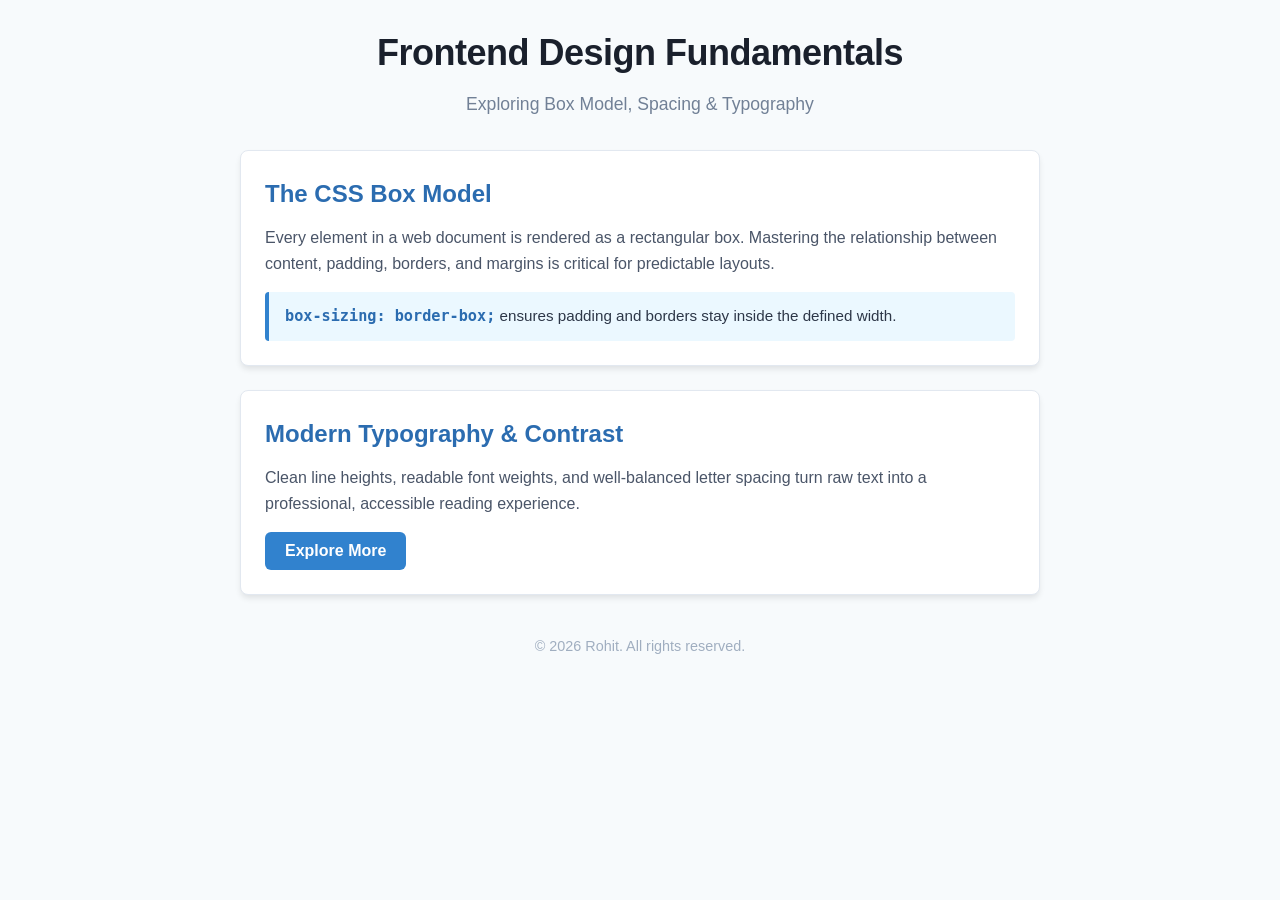
<file: Day-03-CSS-Basics/index.html>
<!DOCTYPE html>
<html lang="en">
<head>
    <meta charset="UTF-8">
    <meta name="viewport" content="width=device-width, initial-scale=1.0">
    <title>Day 03 - CSS Box Model & Typography</title>
    <link rel="stylesheet" href="style.css">
</head>
<body>

    <header class="main-header">
        <h1>Frontend Design Fundamentals</h1>
        <p class="subtitle">Exploring Box Model, Spacing & Typography</p>
    </header>

    <main class="container">
        <section class="card">
            <h2>The CSS Box Model</h2>
            <p>Every element in a web document is rendered as a rectangular box. Mastering the relationship between content, padding, borders, and margins is critical for predictable layouts.</p>
            <div class="highlight-box">
                <code>box-sizing: border-box;</code> ensures padding and borders stay inside the defined width.
            </div>
        </section>

        <section class="card secondary-card">
            <h2>Modern Typography & Contrast</h2>
            <p>Clean line heights, readable font weights, and well-balanced letter spacing turn raw text into a professional, accessible reading experience.</p>
            <button class="action-btn">Explore More</button>
        </section>
    </main>

    <footer class="main-footer">
        <p>&copy; 2026 Rohit. All rights reserved.</p>
    </footer>

</body>
</html>
</file>
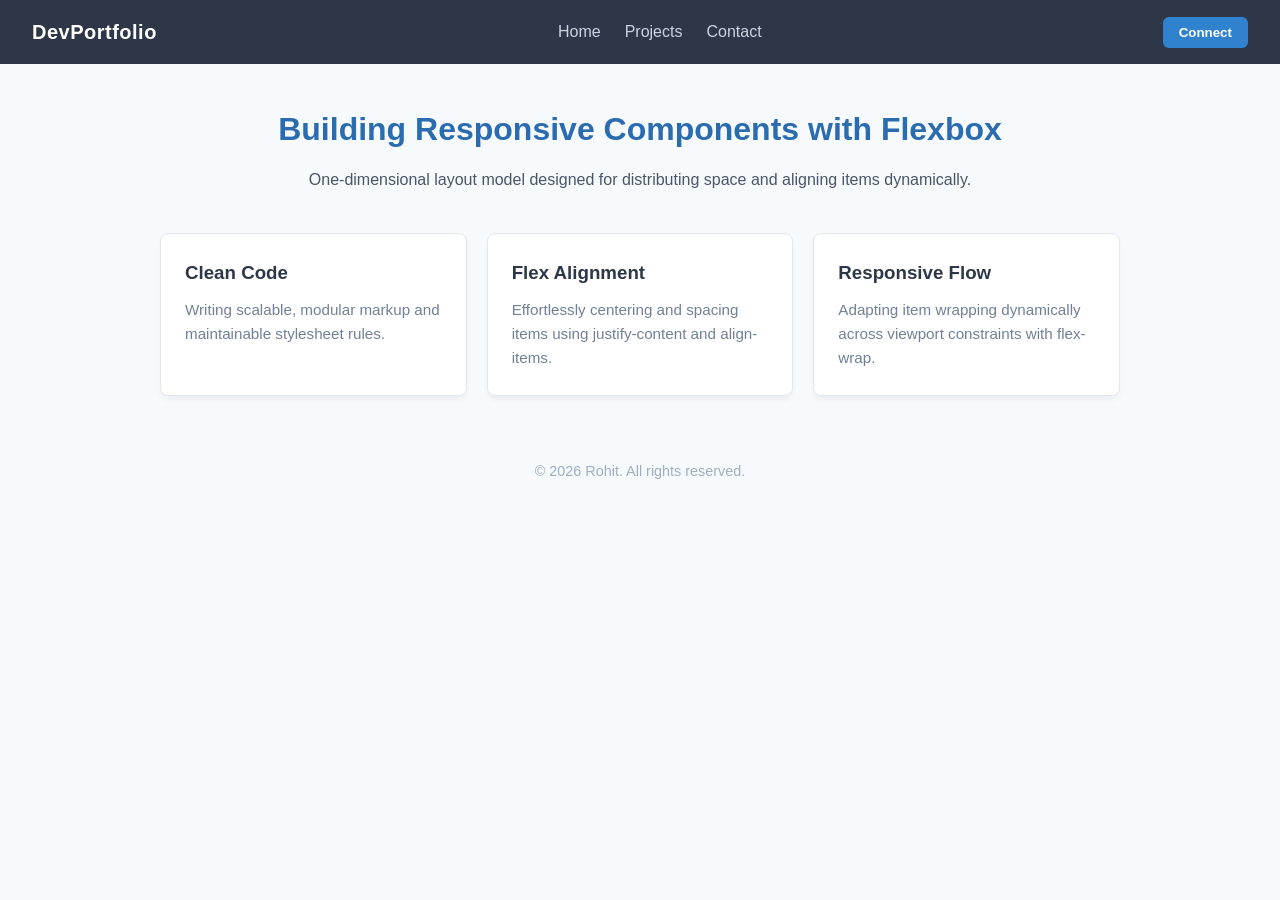
<file: Day-04-Flexbox/index.html>
<!DOCTYPE html>
<html lang="en">
<head>
    <meta charset="UTF-8">
    <meta name="viewport" content="width=device-width, initial-scale=1.0">
    <title>Day 04 - CSS Flexbox Layouts</title>
    <link rel="stylesheet" href="style.css">
</head>
<body>

    <header class="navbar">
        <div class="logo">DevPortfolio</div>
        <nav>
            <ul class="nav-links">
                <li><a href="#home">Home</a></li>
                <li><a href="#projects">Projects</a></li>
                <li><a href="#contact">Contact</a></li>
            </ul>
        </nav>
        <button class="cta-btn">Connect</button>
    </header>

    <main class="content-container">
        <section class="hero-section">
            <h2>Building Responsive Components with Flexbox</h2>
            <p>One-dimensional layout model designed for distributing space and aligning items dynamically.</p>
        </section>

        <section class="cards-wrapper">
            <div class="card">
                <h3>Clean Code</h3>
                <p>Writing scalable, modular markup and maintainable stylesheet rules.</p>
            </div>
            <div class="card">
                <h3>Flex Alignment</h3>
                <p>Effortlessly centering and spacing items using justify-content and align-items.</p>
            </div>
            <div class="card">
                <h3>Responsive Flow</h3>
                <p>Adapting item wrapping dynamically across viewport constraints with flex-wrap.</p>
            </div>
        </section>
    </main>

    
    <footer class="footer">
        <p>&copy; 2026 Rohit. All rights reserved.</p>
    </footer>

</body>
</html>
</file>
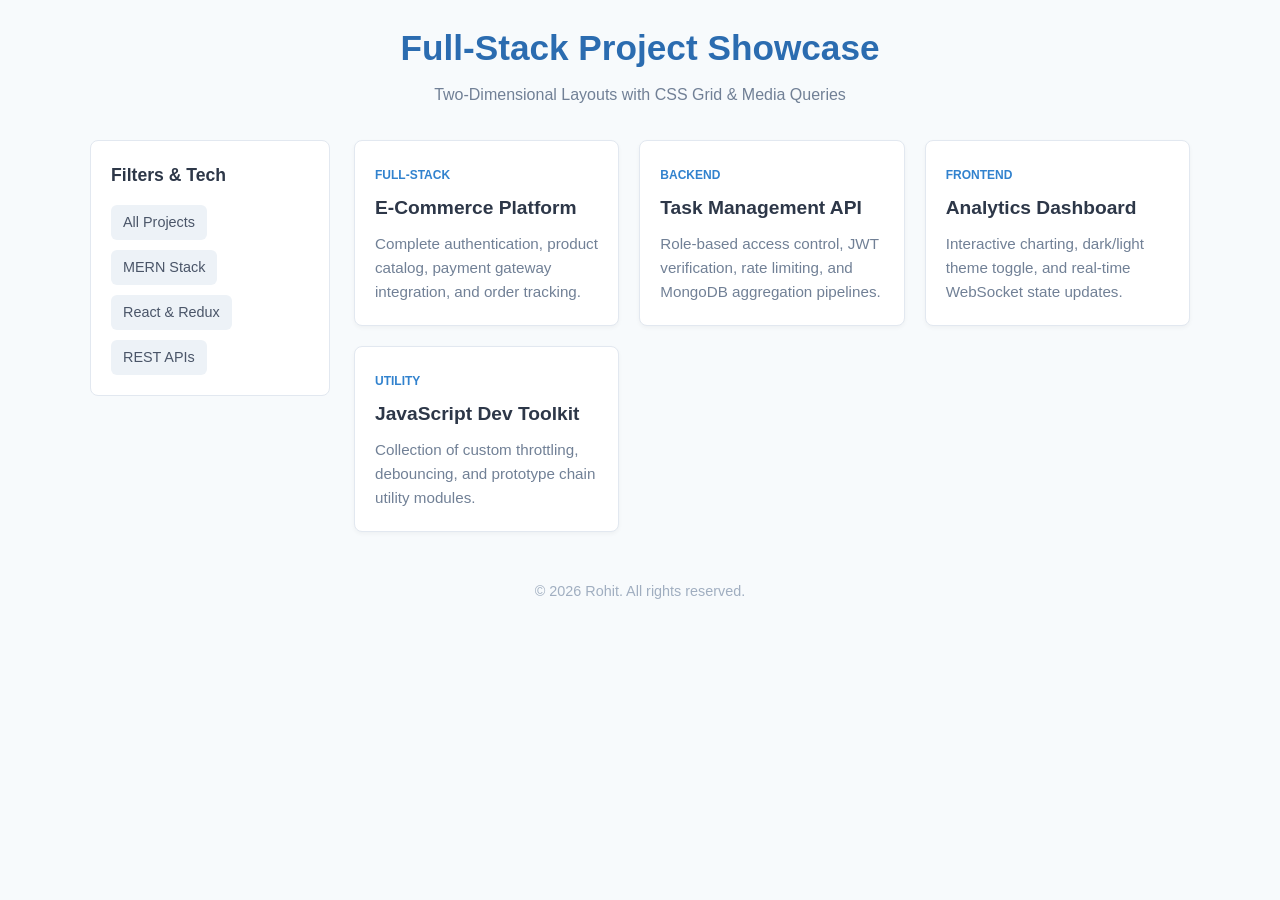
<file: Day-05-Grid-Responsive/index.html>
<!DOCTYPE html>
<html lang="en">
<head>
    <meta charset="UTF-8">
    <meta name="viewport" content="width=device-width, initial-scale=1.0">
    <title>Day 05 - CSS Grid & Responsive Design</title>
    <link rel="stylesheet" href="style.css">
</head>
<body>

    <header class="page-header">
        <h1>Full-Stack Project Showcase</h1>
        <p class="subtitle">Two-Dimensional Layouts with CSS Grid & Media Queries</p>
    </header>

    <main class="dashboard-wrapper">
        <aside class="sidebar">
            <h3>Filters & Tech</h3>
            <ul class="filter-list">
                <li><span class="badge">All Projects</span></li>
                <li><span class="badge">MERN Stack</span></li>
                <li><span class="badge">React & Redux</span></li>
                <li><span class="badge">REST APIs</span></li>
            </ul>
        </aside>

        <section class="gallery-container">
            <div class="grid-card">
                <div class="card-tag">Full-Stack</div>
                <h4>E-Commerce Platform</h4>
                <p>Complete authentication, product catalog, payment gateway integration, and order tracking.</p>
            </div>
            <div class="grid-card">
                <div class="card-tag">Backend</div>
                <h4>Task Management API</h4>
                <p>Role-based access control, JWT verification, rate limiting, and MongoDB aggregation pipelines.</p>
            </div>
            <div class="grid-card">
                <div class="card-tag">Frontend</div>
                <h4>Analytics Dashboard</h4>
                <p>Interactive charting, dark/light theme toggle, and real-time WebSocket state updates.</p>
            </div>
            <div class="grid-card">
                <div class="card-tag">Utility</div>
                <h4>JavaScript Dev Toolkit</h4>
                <p>Collection of custom throttling, debouncing, and prototype chain utility modules.</p>
            </div>
        </section>
    </main>

    <footer class="page-footer">
        <p>&copy; 2026 Rohit. All rights reserved.</p>
    </footer>

</body>
</html>
</file>
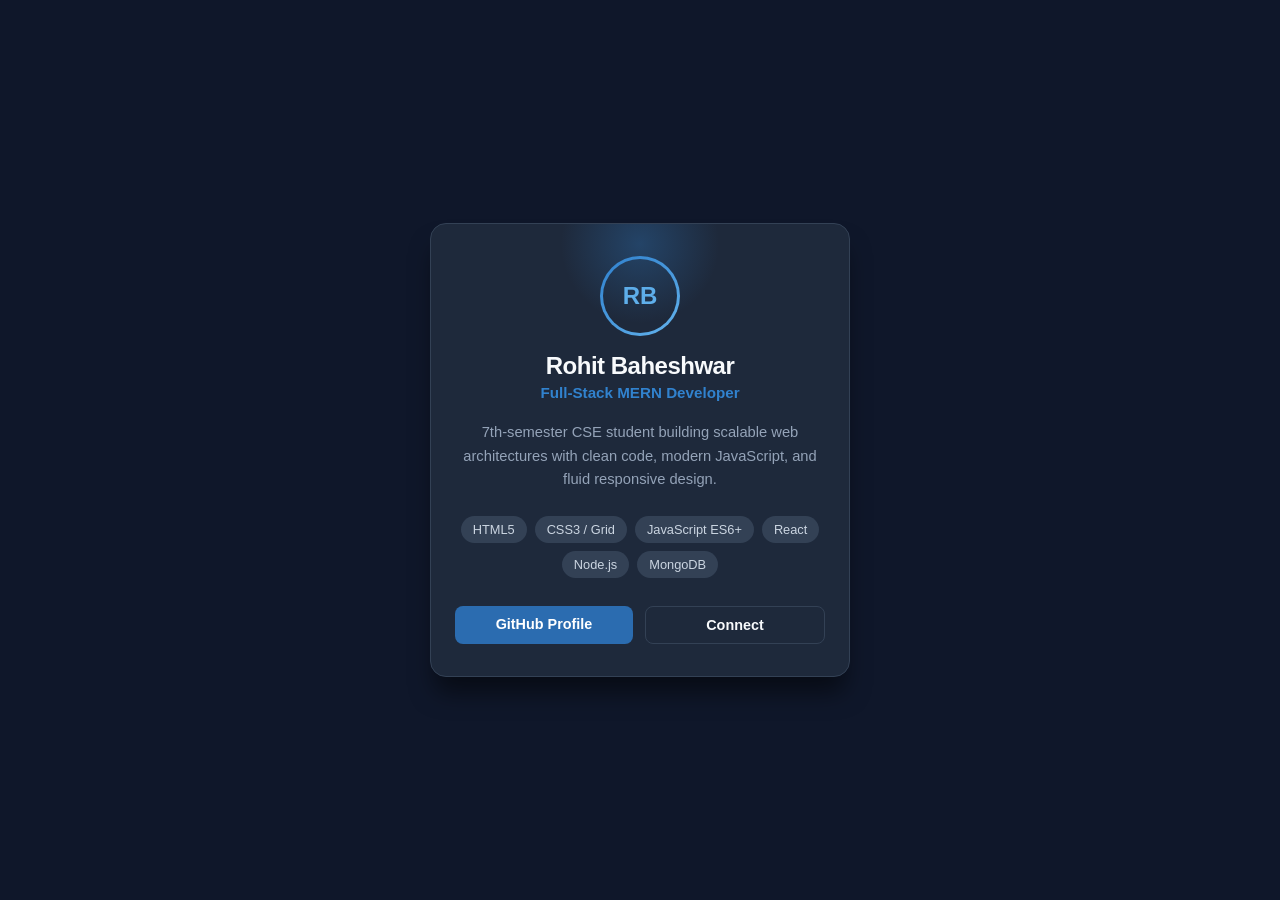
<file: Day-06-Capstone/index.html>
<!DOCTYPE html>
<html lang="en">
<head>
    <meta charset="UTF-8">
    <meta name="viewport" content="width=device-width, initial-scale=1.0">
    <title>Day 06 - CSS Variables, Animations & Capstone Card</title>
    <link rel="stylesheet" href="style.css">
</head>
<body>

    <main class="page-container">
        <article class="profile-card">
            <div class="card-glow"></div>
            
            <header class="card-header">
                <div class="avatar-ring">
                    <div class="avatar-placeholder">RB</div>
                </div>
                <h1 class="dev-name">Rohit Baheshwar</h1>
                <p class="dev-role">Full-Stack MERN Developer</p>
            </header>

            <section class="card-body">
                <p class="bio">
                    7th-semester CSE student building scalable web architectures with clean code, modern JavaScript, and fluid responsive design.
                </p>

                <div class="skills-wrapper">
                    <span class="skill-pill">HTML5</span>
                    <span class="skill-pill">CSS3 / Grid</span>
                    <span class="skill-pill">JavaScript ES6+</span>
                    <span class="skill-pill">React</span>
                    <span class="skill-pill">Node.js</span>
                    <span class="skill-pill">MongoDB</span>
                </div>
            </section>

            <footer class="card-footer">
                <a href="https://github.com/roh155" target="_blank" class="btn btn-primary">GitHub Profile</a>
                <button class="btn btn-secondary">Connect</button>
            </footer>
        </article>
    </main>

</body>
</html>
</file>
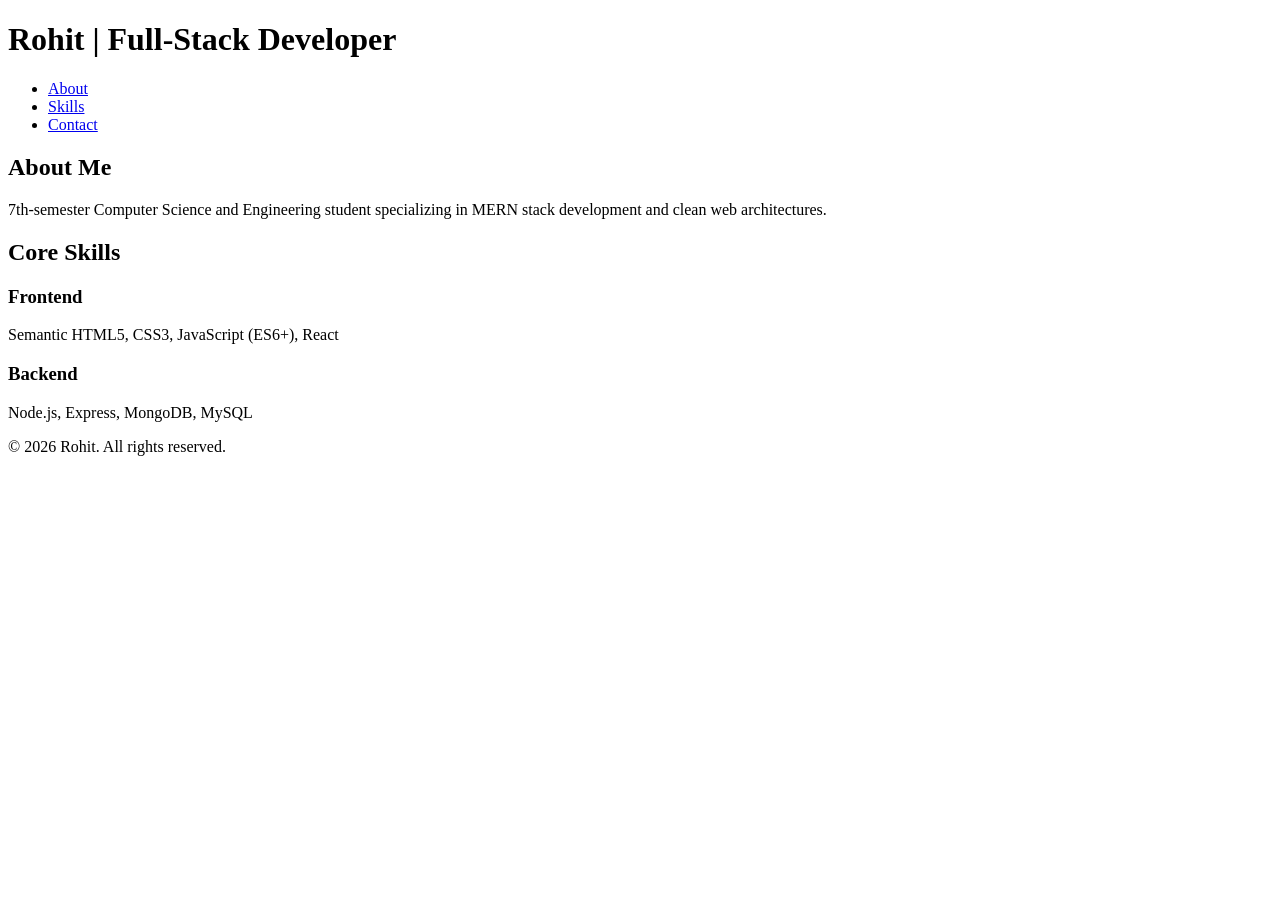
<file: day1.html>
<!DOCTYPE html>
<html lang="en">
<head>
    <meta charset="UTF-8">
    <meta name="viewport" content="width=device-width, initial-scale=1.0">
    <title>Day 01 - Semantic HTML5 Architecture</title>
</head>
<body>

    <header>
        <h1>Rohit | Full-Stack Developer</h1>
        <nav>
            <ul>
                <li><a href="#about">About</a></li>
                <li><a href="#skills">Skills</a></li>
                <li><a href="#contact">Contact</a></li>
            </ul>
        </nav>
    </header>

    <main>
        <section id="about">
            <h2>About Me</h2>
            <p>7th-semester Computer Science and Engineering student specializing in MERN stack development and clean web architectures.</p>
        </section>

        <section id="skills">
            <h2>Core Skills</h2>
            <article>
                <h3>Frontend</h3>
                <p>Semantic HTML5, CSS3, JavaScript (ES6+), React</p>
            </article>
            <article>
                <h3>Backend</h3>
                <p>Node.js, Express, MongoDB, MySQL</p>
            </article>
        </section>
    </main>

    <footer>
        <p>&copy; 2026 Rohit. All rights reserved.</p>
    </footer>

</body>
</html>
</file>
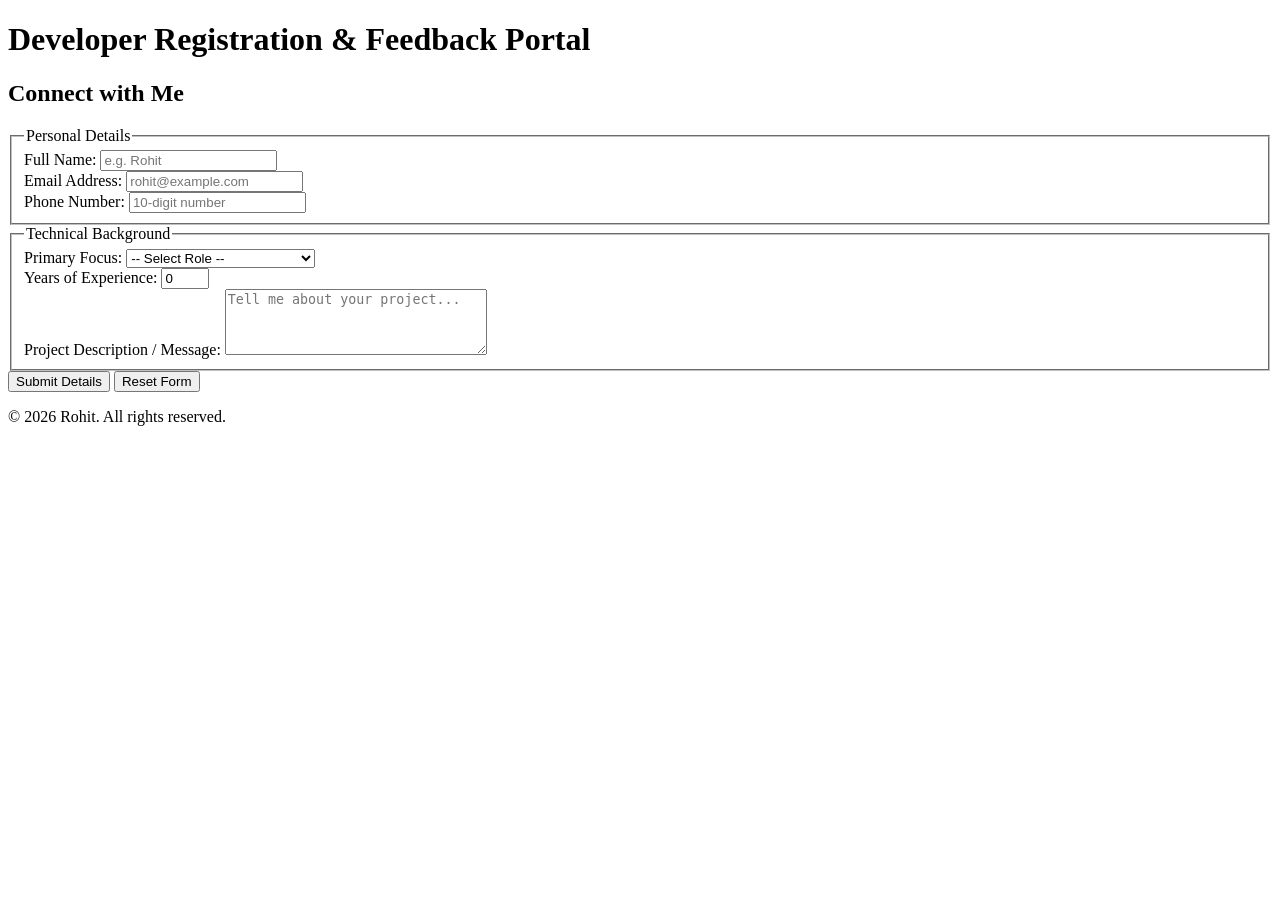
<file: day2.html>
<!DOCTYPE html>
<html lang="en">
<head>
    <meta charset="UTF-8">
    <meta name="viewport" content="width=device-width, initial-scale=1.0">
    <title>Day 02 - HTML5 Forms and Validations</title>
</head>
<body>

    <header>
        <h1>Developer Registration & Feedback Portal</h1>
    </header>

    <main>
        <section>
            <h2>Connect with Me</h2>
            <form action="#" method="POST">
                <fieldset>
                    <legend>Personal Details</legend>

                    <div>
                        <label for="fullName">Full Name:</label>
                        <input type="text" id="fullName" name="fullName" placeholder="e.g. Rohit" required minlength="3">
                    </div>

                    <div>
                        <label for="email">Email Address:</label>
                        <input type="email" id="email" name="email" placeholder="rohit@example.com" required>
                    </div>

                    <div>
                        <label for="phone">Phone Number:</label>
                        <input type="tel" id="phone" name="phone" pattern="[0-9]{10}" placeholder="10-digit number">
                    </div>
                </fieldset>

                <fieldset>
                    <legend>Technical Background</legend>

                    <div>
                        <label for="role">Primary Focus:</label>
                        <select id="role" name="role" required>
                            <option value="">-- Select Role --</option>
                            <option value="frontend">Frontend Developer</option>
                            <option value="backend">Backend Developer</option>
                            <option value="fullstack">Full-Stack MERN Developer</option>
                        </select>
                    </div>

                    <div>
                        <label for="experience">Years of Experience:</label>
                        <input type="number" id="experience" name="experience" min="0" max="20" value="0">
                    </div>

                    <div>
                        <label for="message">Project Description / Message:</label>
                        <textarea id="message" name="message" rows="4" cols="30" placeholder="Tell me about your project..."></textarea>
                    </div>
                </fieldset>

                <button type="submit">Submit Details</button>
                <button type="reset">Reset Form</button>
            </form>
        </section>
    </main>

    <footer>
        <p>&copy; 2026 Rohit. All rights reserved.</p>
    </footer>

</body>
</html>
</file>
<file: Day-03-CSS-Basics/style.css>
* {
    margin: 0;
    padding: 0;
    box-sizing: border-box;
}

body {
    font-family: 'Segoe UI', Tahoma, Geneva, Verdana, sans-serif;
    line-height: 1.6;
    color: #2d3748;
    background-color: #f7fafc;
    padding: 24px;
}

.main-header {
    text-align: center;
    margin-bottom: 32px;
}

.main-header h1 {
    font-size: 2.25rem;
    font-weight: 700;
    color: #1a202c;
    letter-spacing: -0.5px;
}

.subtitle {
    font-size: 1.1rem;
    color: #718096;
    margin-top: 8px;
}

.container {
    max-width: 800px;
    margin: 0 auto;
}

.card {
    background: #ffffff;
    border: 1px solid #e2e8f0;
    border-radius: 8px;
    padding: 24px;
    margin-bottom: 24px;
    box-shadow: 0 4px 6px -1px rgba(0, 0, 0, 0.1);
}

.card h2 {
    font-size: 1.5rem;
    color: #2b6cb0;
    margin-bottom: 12px;
}

.card p {
    font-size: 1rem;
    color: #4a5568;
    margin-bottom: 16px;
}

.highlight-box {
    background-color: #ebf8ff;
    border-left: 4px solid #3182ce;
    padding: 12px 16px;
    border-radius: 4px;
    font-size: 0.95rem;
}

.highlight-box code {
    font-weight: 600;
    color: #2b6cb0;
}

.action-btn {
    background-color: #3182ce;
    color: #ffffff;
    border: none;
    padding: 10px 20px;
    font-size: 1rem;
    font-weight: 600;
    border-radius: 6px;
    cursor: pointer;
}

.action-btn:hover {
    background-color: #2b6cb0;
}

.main-footer {
    text-align: center;
    margin-top: 40px;
    font-size: 0.9rem;
    color: #a0aec0;
}
</file>
<file: Day-04-Flexbox/style.css>
* {
    margin: 0;
    padding: 0;
    box-sizing: border-box;
}

body {
    font-family: 'Segoe UI', Tahoma, Geneva, Verdana, sans-serif;
    line-height: 1.6;
    color: #1a202c;
    background-color: #f7fafc;
}

.navbar {
    display: flex;
    justify-content: space-between;
    align-items: center;
    background-color: #2d3748;
    padding: 16px 32px;
    color: #ffffff;
}

.logo {
    font-size: 1.25rem;
    font-weight: 700;
    letter-spacing: 0.5px;
}

.nav-links {
    display: flex;
    list-style: none;
    gap: 24px;
}

.nav-links a {
    color: #cbd5e0;
    text-decoration: none;
    font-weight: 500;
}

.nav-links a:hover {
    color: #ffffff;
}

.cta-btn {
    background-color: #3182ce;
    color: #ffffff;
    border: none;
    padding: 8px 16px;
    border-radius: 6px;
    font-weight: 600;
    cursor: pointer;
}

.cta-btn:hover {
    background-color: #2b6cb0;
}

.content-container {
    max-width: 1000px;
    margin: 40px auto;
    padding: 0 20px;
}

.hero-section {
    text-align: center;
    margin-bottom: 40px;
}

.hero-section h2 {
    font-size: 2rem;
    color: #2b6cb0;
    margin-bottom: 12px;
}

.hero-section p {
    color: #4a5568;
}

.cards-wrapper {
    display: flex;
    justify-content: center;
    gap: 20px;
    flex-wrap: wrap;
}

.card {
    flex: 1 1 280px;
    background: #ffffff;
    border: 1px solid #e2e8f0;
    border-radius: 8px;
    padding: 24px;
    box-shadow: 0 4px 6px -1px rgba(0, 0, 0, 0.05);
}

.card h3 {
    color: #2d3748;
    margin-bottom: 10px;
}

.card p {
    color: #718096;
    font-size: 0.95rem;
}

.footer {
    text-align: center;
    padding: 24px;
    color: #a0aec0;
    font-size: 0.9rem;
    margin-top: 40px;
}
</file>
<file: Day-05-Grid-Responsive/style.css>
* {
    margin: 0;
    padding: 0;
    box-sizing: border-box;
}

body {
    font-family: 'Segoe UI', Tahoma, Geneva, Verdana, sans-serif;
    line-height: 1.6;
    color: #1a202c;
    background-color: #f7fafc;
    padding: 20px;
}

.page-header {
    text-align: center;
    margin-bottom: 32px;
}

.page-header h1 {
    font-size: 2.2rem;
    color: #2b6cb0;
}

.subtitle {
    color: #718096;
    font-size: 1rem;
    margin-top: 6px;
}

.dashboard-wrapper {
    max-width: 1100px;
    margin: 0 auto;
    display: grid;
    grid-template-columns: 240px 1fr;
    gap: 24px;
}

.sidebar {
    background: #ffffff;
    border: 1px solid #e2e8f0;
    border-radius: 8px;
    padding: 20px;
    height: fit-content;
}

.sidebar h3 {
    font-size: 1.1rem;
    color: #2d3748;
    margin-bottom: 16px;
}

.filter-list {
    list-style: none;
    display: flex;
    flex-direction: column;
    gap: 10px;
}

.badge {
    display: inline-block;
    background: #edf2f7;
    color: #4a5568;
    padding: 6px 12px;
    border-radius: 6px;
    font-size: 0.9rem;
    font-weight: 500;
}

.gallery-container {
    display: grid;
    grid-template-columns: repeat(auto-fit, minmax(260px, 1fr));
    gap: 20px;
}

.grid-card {
    background: #ffffff;
    border: 1px solid #e2e8f0;
    border-radius: 8px;
    padding: 20px;
    box-shadow: 0 2px 4px rgba(0, 0, 0, 0.04);
}

.card-tag {
    display: inline-block;
    font-size: 0.75rem;
    font-weight: 700;
    text-transform: uppercase;
    color: #3182ce;
    margin-bottom: 8px;
}

.grid-card h4 {
    font-size: 1.2rem;
    color: #2d3748;
    margin-bottom: 8px;
}

.grid-card p {
    font-size: 0.95rem;
    color: #718096;
}

.page-footer {
    text-align: center;
    margin-top: 48px;
    color: #a0aec0;
    font-size: 0.9rem;
}

/* Mobile & Tablet Responsive Media Query */
@media (max-width: 768px) {
    .dashboard-wrapper {
        grid-template-columns: 1fr;
    }

    .filter-list {
        flex-direction: row;
        flex-wrap: wrap;
    }
}
</file>
<file: Day-06-Capstone/style.css>
:root {
    --primary-color: #2b6cb0;
    --primary-hover: #1a4971;
    --accent-color: #3182ce;
    --bg-dark: #0f172a;
    --card-bg: #1e293b;
    --text-primary: #f8fafc;
    --text-secondary: #94a3b8;
    --pill-bg: #334155;
    --border-color: #334155;
    --transition-smooth: all 0.3s cubic-bezier(0.4, 0, 0.2, 1);
}

* {
    margin: 0;
    padding: 0;
    box-sizing: border-box;
}

body {
    font-family: 'Segoe UI', Tahoma, Geneva, Verdana, sans-serif;
    background-color: var(--bg-dark);
    color: var(--text-primary);
    min-height: 100vh;
    display: flex;
    justify-content: center;
    align-items: center;
    padding: 20px;
}

.page-container {
    width: 100%;
    max-width: 420px;
    display: flex;
    justify-content: center;
}

.profile-card {
    position: relative;
    background: var(--card-bg);
    border: 1px solid var(--border-color);
    border-radius: 16px;
    padding: 32px 24px;
    width: 100%;
    text-align: center;
    box-shadow: 0 20px 25px -5px rgba(0, 0, 0, 0.5);
    overflow: hidden;
    animation: fadeInSlideUp 0.8s ease-out forwards;
    transition: var(--transition-smooth);
}

.profile-card:hover {
    transform: translateY(-6px);
    border-color: var(--accent-color);
}

.card-glow {
    position: absolute;
    top: -60px;
    left: 50%;
    transform: translateX(-50%);
    width: 160px;
    height: 160px;
    background: radial-gradient(circle, rgba(49, 130, 206, 0.3) 0%, transparent 70%);
    pointer-events: none;
}

.avatar-ring {
    width: 80px;
    height: 80px;
    margin: 0 auto 16px;
    border-radius: 50%;
    padding: 3px;
    background: linear-gradient(135deg, var(--accent-color), #63b3ed);
    display: flex;
    align-items: center;
    justify-content: center;
}

.avatar-placeholder {
    width: 100%;
    height: 100%;
    background-color: var(--card-bg);
    border-radius: 50%;
    display: flex;
    align-items: center;
    justify-content: center;
    font-size: 1.5rem;
    font-weight: 700;
    color: #63b3ed;
}

.dev-name {
    font-size: 1.5rem;
    font-weight: 700;
    letter-spacing: -0.5px;
    margin-bottom: 4px;
}

.dev-role {
    font-size: 0.95rem;
    color: var(--accent-color);
    font-weight: 600;
    margin-bottom: 20px;
}

.bio {
    font-size: 0.92rem;
    color: var(--text-secondary);
    line-height: 1.6;
    margin-bottom: 24px;
}

.skills-wrapper {
    display: flex;
    flex-wrap: wrap;
    justify-content: center;
    gap: 8px;
    margin-bottom: 28px;
}

.skill-pill {
    background: var(--pill-bg);
    color: #cbd5e1;
    font-size: 0.8rem;
    font-weight: 500;
    padding: 6px 12px;
    border-radius: 9999px;
    transition: var(--transition-smooth);
}

.skill-pill:hover {
    background: var(--accent-color);
    color: #ffffff;
}

.card-footer {
    display: flex;
    gap: 12px;
}

.btn {
    flex: 1;
    padding: 10px 16px;
    font-size: 0.9rem;
    font-weight: 600;
    border-radius: 8px;
    cursor: pointer;
    text-decoration: none;
    border: none;
    transition: var(--transition-smooth);
}

.btn-primary {
    background-color: var(--primary-color);
    color: #ffffff;
}

.btn-primary:hover {
    background-color: var(--primary-hover);
}

.btn-secondary {
    background-color: transparent;
    color: var(--text-primary);
    border: 1px solid var(--border-color);
}

.btn-secondary:hover {
    background-color: var(--pill-bg);
}

/* Keyframe Animation */
@keyframes fadeInSlideUp {
    from {
        opacity: 0;
        transform: translateY(24px);
    }
    to {
        opacity: 1;
        transform: translateY(0);
    }
}
</file>
